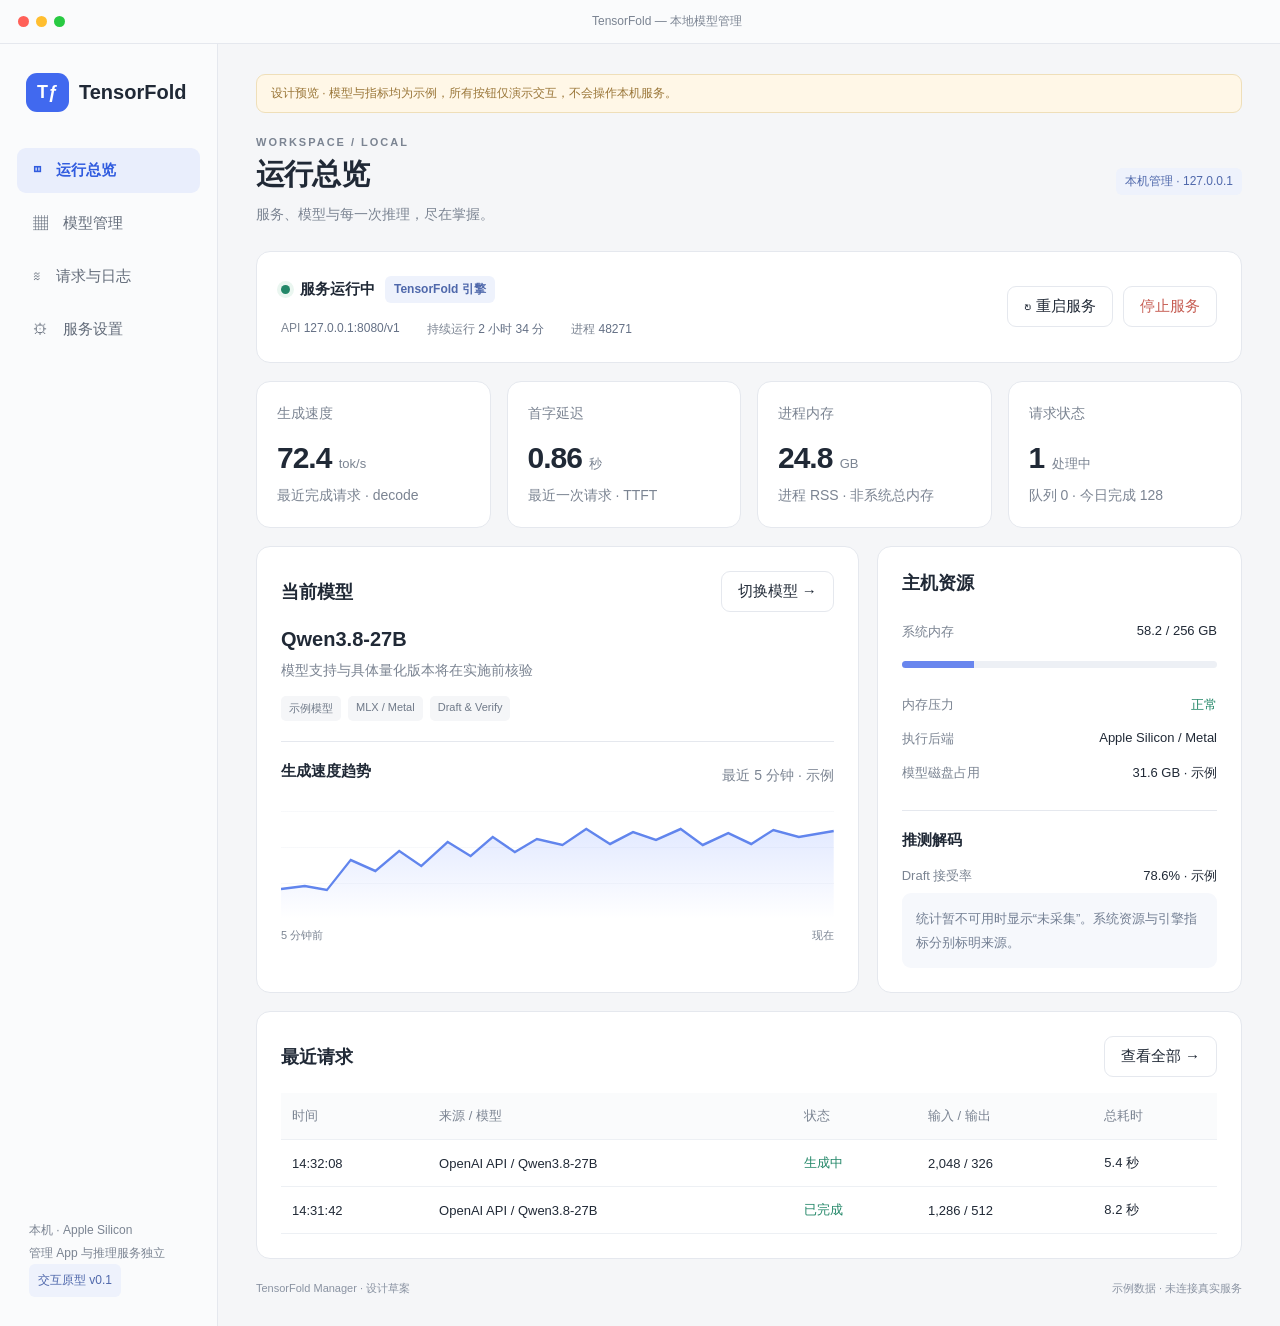
<file: prototype/index.html>
<!DOCTYPE html>
<html lang="zh-CN"><head><meta charset="utf-8"><meta name="viewport" content="width=device-width,initial-scale=1"><title>TensorFold · 管理 App 原型</title><style>
:root{--bg:#f5f6f8;--ink:#202936;--muted:#7b8492;--line:#e5e8ee;--blue:#4169ef;--green:#238768}*{box-sizing:border-box}body{margin:0;background:var(--bg);font:15px -apple-system,BlinkMacSystemFont,"PingFang SC",sans-serif;color:var(--ink)}button,input,select{font:inherit}button{cursor:pointer;border:1px solid var(--line);border-radius:9px;background:white;padding:10px 16px;color:var(--ink)}button:hover{border-color:var(--blue)}button.primary{background:var(--blue);border-color:var(--blue);color:white}button.danger{color:#c65c52}button:disabled{opacity:.45;cursor:default}.titlebar{height:44px;border-bottom:1px solid var(--line);background:#fafbfc;display:flex;align-items:center;padding:0 18px;gap:7px}.dot{width:11px;height:11px;border-radius:50%;background:#ff6058}.dot:nth-child(2){background:#ffbe2f}.dot:nth-child(3){background:#28ca42}.titlebar span:last-child{margin:auto;font-size:12px;color:var(--muted)}.shell{display:grid;grid-template-columns:218px 1fr;min-height:calc(100vh - 44px)}aside{padding:29px 17px;border-right:1px solid var(--line);background:#fafbfc;display:flex;flex-direction:column}.brand{display:flex;gap:10px;align-items:center;font-size:20px;font-weight:750;padding:0 9px 32px}.logo{background:var(--blue);color:white;border-radius:11px;padding:9px 11px;font-size:18px}.nav{border:0;background:none;text-align:left;margin:4px 0;padding:13px 16px;color:#626b79;display:flex;gap:13px}.nav.active{background:#e9eefc;color:#315cdf;font-weight:650}.sidefoot{margin-top:auto;padding:24px 12px 0;font-size:12px;color:var(--muted);line-height:1.9}main{padding:30px 38px;max-width:1560px;width:100%;margin:auto}.eyebrow{font-size:11px;letter-spacing:2px;color:var(--muted);font-weight:650}h1{font-size:29px;letter-spacing:-.8px;margin:7px 0 8px}h2{font-size:18px;margin:0}h3{font-size:15px;margin:0 0 9px}.sub{color:var(--muted);font-size:14px;line-height:1.7}.heading{display:flex;justify-content:space-between;align-items:center;margin-bottom:24px}.tag{display:inline-block;border-radius:6px;padding:5px 9px;background:#eef2fc;color:#4f68ab;font-size:12px}.demo{background:#fff7e7;border:1px solid #efdfb9;color:#9a7638;padding:10px 14px;border-radius:9px;font-size:12px;margin-bottom:23px}.card{background:white;border:1px solid var(--line);border-radius:14px;padding:24px}.service{display:flex;justify-content:space-between;align-items:center;gap:20px}.service-state{display:flex;align-items:center;gap:10px;font-weight:600}.led{height:9px;width:9px;border-radius:50%;background:var(--green);box-shadow:0 0 0 4px #eaf6f0}.led.off{background:#9ba4b2;box-shadow:0 0 0 4px #f0f2f5}.actions{display:flex;gap:10px}.details{display:flex;gap:27px;margin-top:18px;color:var(--muted);font-size:12px}.details strong{color:#647085;font-weight:500}.metrics{display:grid;grid-template-columns:repeat(4,1fr);gap:16px;margin:18px 0}.metric{padding:20px}.metric .value{font-size:30px;font-weight:650;letter-spacing:-1px;margin:15px 0 9px}.metric small{font-size:13px;color:var(--muted);letter-spacing:0;font-weight:400}.split{display:grid;grid-template-columns:1.65fr 1fr;gap:18px;margin-bottom:18px}.row{display:flex;justify-content:space-between;align-items:center;gap:12px}.rule{border-top:1px solid var(--line);margin:20px 0}.modelname{font-size:20px;font-weight:600;margin:16px 0 8px}.chips{display:flex;gap:7px;margin:13px 0}.chips span{background:#f5f6f8;color:#707a89;font-size:11px;padding:5px 8px;border-radius:5px}.pair{display:flex;justify-content:space-between;padding:8px 0;font-size:13px}.pair span:first-child{color:var(--muted)}.chart{height:110px;margin-top:19px;position:relative;background:repeating-linear-gradient(to top,transparent 0,transparent 35px,#f0f2f6 36px)}svg{width:100%;height:100%}.legend{display:flex;justify-content:space-between;color:var(--muted);font-size:11px;margin-top:9px}.bar{height:7px;border-radius:9px;background:#edf0f5;margin:12px 0 20px;overflow:hidden}.bar i{display:block;height:100%;background:#6986ee;width:23%}.table{width:100%;border-collapse:collapse;font-size:13px;margin-top:16px}.table th{color:var(--muted);font-weight:500;text-align:left;background:#fafbfc}.table td,.table th{padding:14px 11px;border-bottom:1px solid #edf0f4}.ok{color:var(--green)}.page{display:none}.page.active{display:block}.modelgrid{display:grid;grid-template-columns:1fr 1fr;gap:18px;margin-top:20px}.notice{padding:14px;border-radius:9px;background:#f6f8fc;color:#737f93;font-size:13px;line-height:1.8}.logs{background:#19212f;color:#b6c6db;border-radius:10px;padding:22px;font:12px/2 ui-monospace,monospace;margin-top:18px;min-height:260px;white-space:pre-wrap}.field{margin:20px 0}.field label{display:block;font-size:13px;margin-bottom:9px}.field input,.field select{width:100%;border:1px solid var(--line);border-radius:8px;padding:11px;background:#fff;color:#516075}footer{display:flex;justify-content:space-between;font-size:11px;color:#8a93a2;margin-top:22px}.overlay{position:fixed;inset:0;background:#18233755;display:none;align-items:center;justify-content:center;padding:20px}.dialog{width:470px;background:white;border-radius:17px;padding:29px;box-shadow:0 20px 90px #17233633}.dialog p{color:var(--muted);font-size:14px;line-height:1.8}.dialog .actions{justify-content:flex-end;margin-top:25px}#toast{position:fixed;bottom:25px;left:50%;transform:translateX(-50%);background:#25334a;color:white;border-radius:10px;padding:13px 22px;display:none;font-size:13px}@media(max-width:1050px){main{padding:25px}.shell{grid-template-columns:185px 1fr}.metrics{grid-template-columns:1fr 1fr}.split{grid-template-columns:1fr}.details{gap:14px;flex-wrap:wrap}}@media(max-width:700px){.shell{display:block}aside{flex-direction:row;padding:10px;overflow:auto}.brand,.sidefoot{display:none}.nav{white-space:nowrap}.modelgrid{grid-template-columns:1fr}.heading,.service{align-items:flex-start;flex-direction:column}.details{line-height:1.8}}
</style></head><body><div class="titlebar"><span class="dot"></span><span class="dot"></span><span class="dot"></span><span>TensorFold — 本地模型管理</span></div><div class="shell"><aside><div class="brand"><span class="logo">Tƒ</span>TensorFold</div><button class="nav active" data-page="overview">◫　运行总览</button><button class="nav" data-page="models">▦　模型管理</button><button class="nav" data-page="activity">≋　请求与日志</button><button class="nav" data-page="settings">⚙　服务设置</button><div class="sidefoot">本机 · Apple Silicon<br>管理 App 与推理服务独立<br><span class="tag">交互原型 v0.1</span></div></aside><main><div class="demo">设计预览 · 模型与指标均为示例，所有按钮仅演示交互，不会操作本机服务。</div>
<section class="page active" id="overview"><div class="heading"><div><div class="eyebrow">WORKSPACE / LOCAL</div><h1>运行总览</h1><div class="sub">服务、模型与每一次推理，尽在掌握。</div></div><span class="tag">本机管理 · 127.0.0.1</span></div><div class="card service"><div><div class="service-state"><i class="led"></i><span class="state">服务运行中</span><span class="tag">TensorFold 引擎</span></div><div class="details"><span>API <strong>127.0.0.1:8080/v1</strong></span><span>持续运行 <strong class="uptime">2 小时 34 分</strong></span><span>进程 <strong class="pid">48271</strong></span></div></div><div class="actions"><button onclick="promptAction('restart')">↻ 重启服务</button><button class="danger" id="toggle" onclick="toggleService()">停止服务</button></div></div><div class="metrics"><div class="card metric"><div class="sub">生成速度</div><div class="value"><span class="live">72.4</span> <small>tok/s</small></div><span class="sub">最近完成请求 · decode</span></div><div class="card metric"><div class="sub">首字延迟</div><div class="value"><span class="live">0.86</span> <small>秒</small></div><span class="sub">最近一次请求 · TTFT</span></div><div class="card metric"><div class="sub">进程内存</div><div class="value"><span class="live">24.8</span> <small>GB</small></div><span class="sub">进程 RSS · 非系统总内存</span></div><div class="card metric"><div class="sub">请求状态</div><div class="value"><span class="live">1</span> <small>处理中</small></div><span class="sub">队列 0 · 今日完成 128</span></div></div><div class="split"><div class="card"><div class="row"><h2>当前模型</h2><button onclick="go('models')">切换模型 →</button></div><div class="modelname current-model">Qwen3.8-27B</div><div class="sub">模型支持与具体量化版本将在实施前核验</div><div class="chips"><span>示例模型</span><span>MLX / Metal</span><span>Draft & Verify</span></div><div class="rule"></div><div class="row"><h3>生成速度趋势</h3><span class="sub">最近 5 分钟 · 示例</span></div><div class="chart"><svg viewBox="0 0 650 110" preserveAspectRatio="none"><defs><linearGradient id="g" x1="0" y1="0" x2="0" y2="1"><stop stop-color="#7093ff" stop-opacity=".20"/><stop offset="1" stop-color="#7093ff" stop-opacity="0"/></linearGradient></defs><path d="M0 80 L28 77 L54 81 L82 51 L111 62 L139 42 L165 57 L196 33 L223 47 L249 28 L275 43 L301 30 L331 36 L359 20 L387 35 L414 23 L441 31 L470 20 L496 36 L526 24 L553 35 L579 21 L609 28 L650 22 L650 110 L0 110Z" fill="url(#g)"/><path d="M0 80 L28 77 L54 81 L82 51 L111 62 L139 42 L165 57 L196 33 L223 47 L249 28 L275 43 L301 30 L331 36 L359 20 L387 35 L414 23 L441 31 L470 20 L496 36 L526 24 L553 35 L579 21 L609 28 L650 22" stroke="#6185ed" stroke-width="2.5" fill="none"/></svg></div><div class="legend"><span>5 分钟前</span><span>现在</span></div></div><div class="card"><h2>主机资源</h2><div class="pair" style="margin-top:20px"><span>系统内存</span><span>58.2 / 256 GB</span></div><div class="bar"><i></i></div><div class="pair"><span>内存压力</span><span class="ok">正常</span></div><div class="pair"><span>执行后端</span><span>Apple Silicon / Metal</span></div><div class="pair"><span>模型磁盘占用</span><span>31.6 GB · 示例</span></div><div class="rule"></div><h3>推测解码</h3><div class="pair"><span>Draft 接受率</span><span>78.6% · 示例</span></div><div class="notice">统计暂不可用时显示“未采集”。系统资源与引擎指标分别标明来源。</div></div></div><div class="card"><div class="row"><h2>最近请求</h2><button onclick="go('activity')">查看全部 →</button></div><table class="table"><thead><tr><th>时间</th><th>来源 / 模型</th><th>状态</th><th>输入 / 输出</th><th>总耗时</th></tr></thead><tbody><tr><td>14:32:08</td><td>OpenAI API / Qwen3.8-27B</td><td class="ok">生成中</td><td>2,048 / 326</td><td>5.4 秒</td></tr><tr><td>14:31:42</td><td>OpenAI API / Qwen3.8-27B</td><td class="ok">已完成</td><td>1,286 / 512</td><td>8.2 秒</td></tr></tbody></table></div></section>
<section class="page" id="models"><div class="heading"><div><div class="eyebrow">MODEL LIBRARY</div><h1>模型管理</h1><div class="sub">核验兼容性，选择模型，再加载到服务。</div></div><button onclick="toast('原型：选择本地模型目录；仅受支持格式可加载')">＋ 添加本地模型</button></div><div class="notice">首版聚焦本地受支持模型。模型列表不表示任意 Hugging Face 模型均兼容；在线下载另行确定。</div><div class="modelgrid"><div class="card"><div class="row"><h2>Qwen3.8-27B</h2><span class="tag">示例 · 当前模型</span></div><div class="chips"><span>MLX</span><span>兼容性待核验</span></div><div class="pair"><span>模型位置</span><span>~/Models/TensorFold/…</span></div><div class="pair"><span>加载状态</span><span class="model-status ok">已加载</span></div><div class="rule"></div><button onclick="switchModel('Qwen3.8-27B')">加载此模型</button></div><div class="card"><div class="row"><h2>Nemotron</h2><span class="tag">示例 · 候选模型</span></div><div class="chips"><span>具体 checkpoint 待核验</span></div><div class="pair"><span>模型位置</span><span>~/Models/TensorFold/…</span></div><div class="pair"><span>加载状态</span><span>未加载</span></div><div class="rule"></div><button class="primary" onclick="switchModel('Nemotron')">切换到此模型</button></div></div><div class="card" style="margin-top:18px"><h2>模型加载流程</h2><p class="sub">检查兼容性 → 处理在途请求 → 停止原进程 → 以新模型启动 → API 就绪</p><div class="notice">加载失败须显示具体原因及恢复入口。切换过程中的请求处理方式将用 grill-me 审核。</div></div></section>
<section class="page" id="activity"><div class="heading"><div><div class="eyebrow">OBSERVABILITY</div><h1>请求与日志</h1><div class="sub">定位延迟、失败和服务启动问题。</div></div><button onclick="toast('原型：导出脱敏诊断日志')">导出诊断</button></div><div class="card"><div class="row"><h2>请求详情</h2><span class="tag">示例 req_a42c</span></div><div class="metrics"><div><div class="sub">输入 tokens</div><h1>2,048</h1></div><div><div class="sub">输出 tokens</div><h1>326</h1></div><div><div class="sub">Prefill</div><h1>待采集</h1></div><div><div class="sub">总耗时</div><h1>5.4 秒</h1></div></div><div class="notice">默认仅保留请求元数据，提示词和回复正文的记录策略需单独确定。</div></div><div class="card" style="margin-top:18px"><div class="row"><h2>服务日志</h2><select aria-label="日志等级" onchange="toast('原型：已切换日志过滤条件')"><option>全部等级</option><option>错误</option><option>警告</option></select></div><div class="logs">14:29:34  INFO   [demo] Starting local inference worker
14:29:35  INFO   [demo] Loading model: Qwen3.8-27B
14:29:48  INFO   [demo] API ready on 127.0.0.1:8080
14:31:42  INFO   [demo] Request completed · 512 tokens
14:32:08  INFO   [demo] Request streaming
</div><button style="margin-top:14px" onclick="showError()">预览启动失败状态</button></div></section>
<section class="page" id="settings"><div class="heading"><div><div class="eyebrow">PREFERENCES</div><h1>服务设置</h1><div class="sub">管理启动参数与 App 行为。</div></div><button class="primary" onclick="toast('原型：设置已保存；实际生效状态将在实现中读回')">保存设置</button></div><div class="split"><div class="card"><h2>推理服务</h2><div class="field"><label>API 监听地址</label><input value="127.0.0.1" readonly></div><div class="field"><label>API 端口</label><input value="8080" type="number"></div><div class="field"><label>启动模型</label><select><option>上次成功加载的模型</option><option>每次手动选择</option></select></div><div class="notice">影响运行中服务的配置，保存后标记“待重启生效”。不允许保存按钮掩盖实际运行状态。</div></div><div class="card"><h2>App 行为与引擎升级</h2><div class="field"><label>关闭窗口时</label><select><option>隐藏窗口，服务继续运行（建议）</option><option>停止服务并退出</option></select></div><div class="field"><label>打开 App 时</label><select><option>显示总览，手动启动服务</option><option>自动启动上次模型</option></select></div><div class="field"><label>引擎版本策略</label><select><option>检查更新，验证兼容后手动升级（建议）</option></select></div><div class="notice">管理 App 与引擎独立版本。升级前能力探测与冒烟验证，失败保留旧版本回退入口。</div><div class="field"><label>日志记录</label><select><option>仅请求元数据和引擎日志</option></select></div><div class="notice">退出 App 与关闭窗口分开处理；退出时仍有请求，需展示处理选择。</div></div></div></section><footer><span>TensorFold Manager · 设计草案</span><span>示例数据 · 未连接真实服务</span></footer></main></div><div class="overlay" id="overlay"><div class="dialog"><h2 id="dialog-title"></h2><p id="dialog-body"></p><div class="actions"><button onclick="hideDialog()">取消</button><button class="primary" id="confirm">确认</button></div></div></div><div id="toast"></div><script>
let running=true,current='Qwen3.8-27B',timer;const $=s=>document.querySelector(s);function go(id){document.querySelectorAll('.page').forEach(e=>e.classList.toggle('active',e.id===id));document.querySelectorAll('.nav').forEach(e=>e.classList.toggle('active',e.dataset.page===id));}document.querySelectorAll('.nav').forEach(e=>e.onclick=()=>go(e.dataset.page));function toast(t){$('#toast').textContent=t;$('#toast').style.display='block';clearTimeout(timer);timer=setTimeout(()=>$('#toast').style.display='none',3500)}function hideDialog(){$('#overlay').style.display='none'}function dialog(title,body,label,fn){$('#dialog-title').textContent=title;$('#dialog-body').textContent=body;$('#confirm').textContent=label;$('#confirm').onclick=()=>{hideDialog();fn()};$('#overlay').style.display='flex'}function render(){ $('.state').textContent=running?'服务运行中':'服务已停止';$('.led').classList.toggle('off',!running);$('#toggle').textContent=running?'停止服务':'启动服务';$('.uptime').textContent=running?'2 小时 34 分':'—';$('.pid').textContent=running?'48271':'—';document.querySelectorAll('.live').forEach((e,i)=>e.textContent=running?['72.4','0.86','24.8','1'][i]:'—');$('.model-status').textContent=running&&current==='Qwen3.8-27B'?'已加载':'未加载';document.querySelector('.table tbody tr:first-child td:nth-child(3)').textContent=running?'生成中':'已完成';document.querySelectorAll('.table tbody tr td:nth-child(2)').forEach(e=>e.textContent='OpenAI API / '+current);}function toggleService(){if(!running){running=true;render();toast('演示：模型加载完成，服务已就绪');return}promptAction('stop')}function promptAction(a){dialog(a==='stop'?'停止推理服务？':'重启推理服务？','示例：当前有 1 个在途请求。建议先停止接收新请求，待当前请求结束后执行；真实行为待审核确认。',a==='stop'?'等待完成后停止':'等待完成后重启',()=>{if(a==='stop')running=false;render();toast(a==='stop'?'演示：服务已停止，管理界面仍可用':'演示：服务已重启')})}function switchModel(name){dialog('切换到 '+name+'？','示例：切换期间 API 暂不可用。先完成当前请求，再停止原进程，以新模型重启服务；失败恢复规则待审核确认。','开始切换',()=>{current=name;running=true;$('.current-model').textContent=name;render();go('overview');toast('演示：模型切换完成')})}function showError(){dialog('服务启动失败','示例错误：端口 8080 已被占用。可更换端口，或检查占用进程；管理 App 保持打开以便恢复。','查看服务设置',()=>go('settings'))}
</script></body></html>
</file>
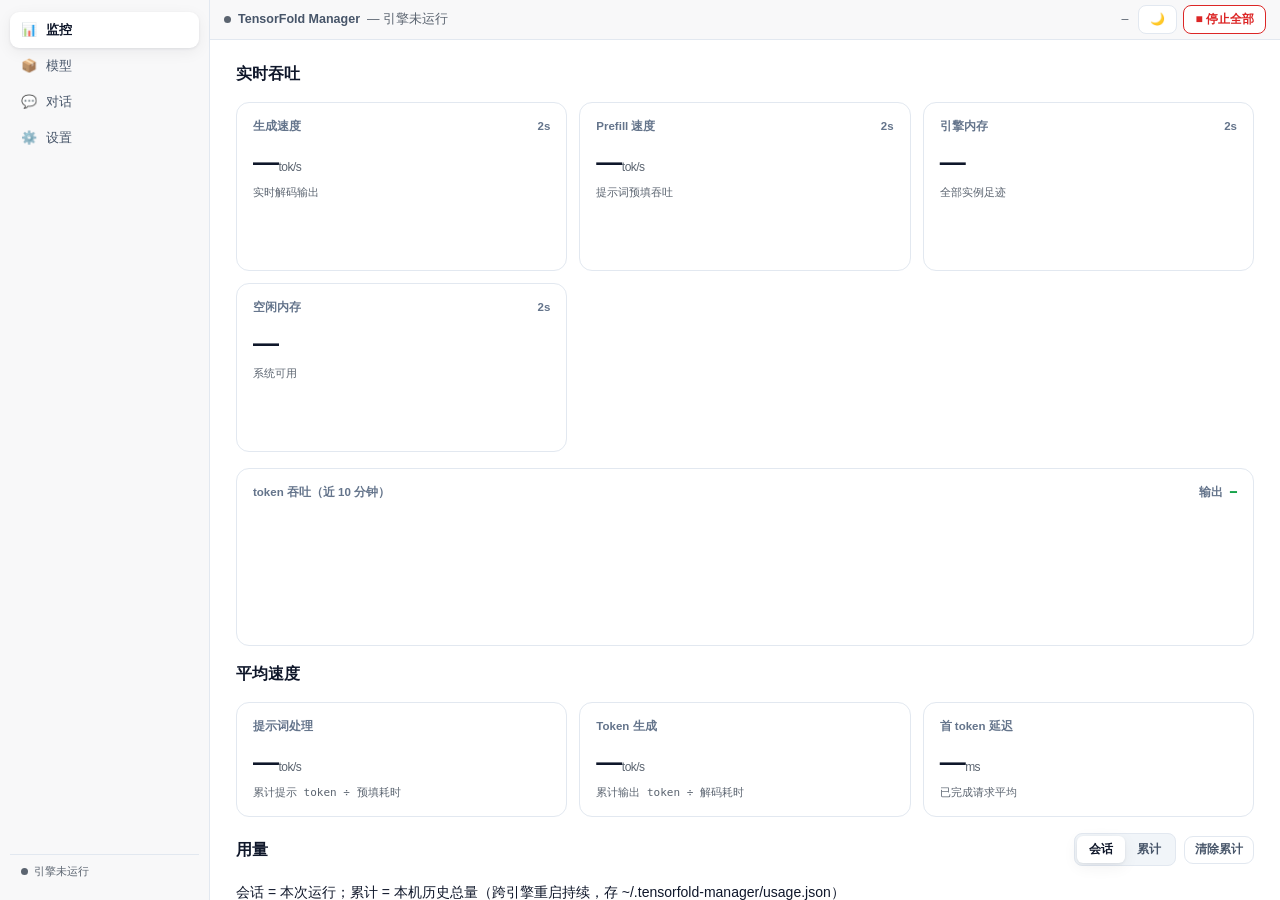
<file: ui/index.html>
<!DOCTYPE html>
<html lang="zh" data-theme="light">
<head>
<meta charset="UTF-8">
<meta name="viewport" content="width=device-width, initial-scale=1.0">
<title>TensorFold Manager</title>
<link rel="stylesheet" href="style.css">
</head>
<body>
<div class="app">
  <div class="side">
    <button class="nav-item on" data-page="metrics"><span class="ni">📊</span>监控</button>
    <button class="nav-item" data-page="models"><span class="ni">📦</span>模型<span class="nbadge" id="nav-dl-badge" style="display:none">0</span></button>
    <button class="nav-item" data-page="chat"><span class="ni">💬</span>对话</button>
    <button class="nav-item" data-page="settings"><span class="ni">⚙️</span>设置</button>
    <div class="sp"></div>
    <div class="foot"><span class="dot off" id="side-dot"></span><span id="side-status">引擎未运行</span></div>
  </div>
  <div class="main">

    <div class="topbar">
      <span class="wt"><span class="dot off" id="win-dot"></span>TensorFold Manager <span style="color:var(--ink4);font-weight:400" id="win-status">— 引擎未运行</span></span>
      <span class="ver" id="win-ver">—<span class="vtip" id="win-vtip"></span></span>
      <div class="tb-btns">
        <button class="tbtn" id="win-theme">🌙</button>
        <button class="tbtn stop" id="win-power" onclick="stopAll()">■ 停止全部</button>
      </div>
    </div>

    <!-- 监控页（第一页，用户 2026-10-08 定序）：完整块在下方 -->
    <div class="page" id="page-models">
      <div class="pg">
        <h3>官方支持模型</h3>
        <div class="mcards" id="mcards"></div>
        <h3>本机 HF 缓存</h3>
        <div class="plist" id="cache-list"></div>
      </div>
    </div>

    <!-- 对话页 -->
    <div class="page" id="page-chat">
      <div class="conv-col">
        <div class="conv-head"><button class="newchat" id="btn-newchat">＋ 新对话</button></div>
        <div class="convs" id="convs"></div>
      </div>
      <div class="chat-col">
        <div class="chat-top">
          <select id="chat-model" class="model-select"></select>
          <span class="chip" id="chat-ctx">ctx —</span>
        </div>
        <div class="chat-body" id="chat-body"></div>
        <div class="chat-input">
          <div class="cin-box">
            <textarea id="chat-text" rows="2" placeholder="问点什么…（⏎ 发送 · ⇧⏎ 换行）"></textarea>
            <div class="cin-bar">
              <span class="mini-chip">⚡ 流式</span>
              <button class="send" id="btn-send">↑</button>
            </div>
          </div>
        </div>
      </div>
    </div>

    <!-- 监控页（第一页） -->
    <div class="page on" id="page-metrics">
      <div class="pg">
        <h3>实时吞吐</h3>
        <div class="mgrid">
          <div class="stat"><div class="lb">生成速度<span>2s</span></div><div class="v" id="st-tps">—<small>tok/s</small></div><div class="sub" id="st-tps-sub">实时解码输出</div><div class="bars" id="bars-tps"></div></div>
          <div class="stat"><div class="lb">Prefill 速度<span>2s</span></div><div class="v" id="st-prefill">—<small>tok/s</small></div><div class="sub" id="st-prefill-sub">提示词预填吞吐</div></div>
          <div class="stat"><div class="lb">引擎内存<span>2s</span></div><div class="v" id="st-mem">—</div><div class="sub" id="st-mem-sub">全部实例足迹</div><div class="bars" id="bars-mem"></div></div>
          <div class="stat"><div class="lb">空闲内存<span>2s</span></div><div class="v" id="st-free">—</div><div class="sub" id="st-free-sub">系统可用</div><div class="bars" id="bars-free"></div></div>
        </div>
        <div class="chartbox">
          <div class="lb"><span>token 吞吐（近 10 分钟）</span><span style="font-family:ui-monospace,monospace">输出 <span style="color:var(--ok)">━</span></span></div>
          <div class="chartwrap">
            <svg id="chart-tps" viewBox="0 0 520 110" preserveAspectRatio="none"></svg>
            <div class="chart-empty" id="chart-tps-empty">暂无吞吐数据</div>
          </div>
        </div>
        <h3>平均速度</h3>
        <div class="mgrid">
          <div class="stat"><div class="lb">提示词处理</div><div class="v" id="st-pre-avg">—<small>tok/s</small></div><div class="sub">累计提示 token ÷ 预填耗时</div></div>
          <div class="stat"><div class="lb">Token 生成</div><div class="v" id="st-gen-avg">—<small>tok/s</small></div><div class="sub">累计输出 token ÷ 解码耗时</div></div>
          <div class="stat"><div class="lb">首 token 延迟</div><div class="v" id="st-ttft">—<small>ms</small></div><div class="sub">已完成请求平均</div></div>
        </div>
        <h3>用量<span class="hact">
          <span class="seg2" id="st-usage-mode">
            <button class="on" data-mode="session" onclick="setUsageMode('session')">会话</button>
            <button data-mode="cumulative" onclick="setUsageMode('cumulative')">累计</button>
          </span>
          <button class="mbtn" id="st-usage-clear" onclick="clearUsage()">清除累计</button>
        </span></h3>
        <div class="hint2" id="st-usage-note">会话 = 本次运行；累计 = 本机历史总量（跨引擎重启持续，存 ~/.tensorfold-manager/usage.json）</div>
        <div class="kv">
          <div class="stat"><div class="lb">请求数</div><div class="v" id="st-reqs-done">—</div><div class="sub" id="st-reqs-sub">已完成请求</div></div>
          <div class="stat"><div class="lb">Token 总数</div><div class="v" id="st-tok-all">—</div><div class="sub">提示 + 输出</div></div>
          <div class="stat"><div class="lb">提示 Token</div><div class="v" id="st-tok-prompt">—</div><div class="sub" id="st-tok-prompt-sub">prefill 累计</div></div>
          <div class="stat"><div class="lb">输出 Token</div><div class="v" id="st-tok-gen">—</div><div class="sub">decode 累计</div></div>
          <div class="stat"><div class="lb">KV 缓存驻留</div><div class="v" id="st-tok-cached">—</div><div class="sub" id="st-tok-cached-sub">KV 池占用（估算）</div></div>
          <div class="stat"><div class="lb">KV 缓存占用</div><div class="v" id="st-kv">—</div><div class="sub" id="st-kv-sub">各池最大值</div></div>
          <div class="stat"><div class="lb">请求队列</div><div class="v" id="st-req">—</div><div class="sub" id="st-req-sub">活跃 · 排队</div></div>
          <div class="stat"><div class="lb">MTP 接受率</div><div class="v" id="st-mtp">—</div><div class="sub">草稿采纳</div></div>
          <div class="stat"><div class="lb">运行实例</div><div class="v" id="st-inst">0</div><div class="sub" id="st-inst-sub">多实例并行</div></div>
        </div>
        <div class="utbl" id="st-usage-models"></div>
        <h3>本机性能</h3>
        <div class="mgrid">
          <div class="stat"><div class="lb">CPU<span>1s</span></div><div class="v" id="st-cpu">—<small>%</small></div><div class="sub" id="st-cpu-sub">整机占用</div><div class="coregrid" id="cores-cpu"></div></div>
          <div class="stat"><div class="lb">GPU<span>1s</span></div><div class="v" id="st-gpu">—<small>%</small></div><div class="sub" id="st-gpu-sub">整卡利用率</div><div class="bars" id="bars-gpu"></div></div>
          <div class="stat"><div class="lb">内存</div><div class="v" id="st-hostmem">—</div><div class="sub" id="st-hostmem-sub">已用 / 总量</div></div>
        </div>
        <div class="plist">
          <div class="pitem"><span style="color:var(--ink3);font-size:12.5px">CPU 核心</span><span class="right" id="host-cpu-cores">—</span></div>
          <div class="pitem"><span style="color:var(--ink3);font-size:12.5px">GPU 核心</span><span class="right" id="host-gpu-cores">—</span></div>
          <div class="pitem"><span style="color:var(--ink3);font-size:12.5px">系统负载</span><span class="right" id="host-load">—</span></div>
          <div class="pitem"><span style="color:var(--ink3);font-size:12.5px">软件版本</span><span class="right" id="host-versions">—</span></div>
          <div class="pitem"><span style="color:var(--ink3);font-size:12.5px">冷热缓存</span><span class="right" id="host-cache-tier">—</span></div>
          <div class="pitem"><span style="color:var(--ink3);font-size:12.5px">监听范围</span><span class="right" id="host-listen">—</span></div>
        </div>
        <div class="plist" id="inst-list"></div>
      </div>
    </div>

    <!-- 设置页 -->
    <div class="page" id="page-settings">
      <div class="pg">
        <h3>引擎</h3>
        <div class="plist">
          <div class="setrow"><div class="sl"><b>端口分配</b><span>多实例并行 · 从 8080 起自动分配空闲端口（模型设置可显式指定）</span></div><span class="field">8080 +自动</span></div>
          <div class="setrow"><div class="sl"><b>监听范围</b><span id="listen-sub">仅本机：只有这台 Mac 上的应用能连（绑定 127.0.0.1）</span></div>
            <span class="seg2" id="set-listen">
              <button class="on" data-listen="local" onclick="setListen('local')">仅本机</button>
              <button data-listen="lan" onclick="setListen('lan')">局域网</button>
            </span></div>
          <div class="setrow"><div class="sl"><b>接口地址</b><span id="listen-addr">—</span></div>
            <button class="mbtn" id="btn-listen-restart" style="display:none">重启实例生效</button></div>
          <div class="setrow"><div class="sl"><b>默认上下文长度</b><span>--context · 新建/加载模型时的初始值，可在模型设置里单独覆盖</span></div>
            <select class="field sel" id="set-ctx-preset" onchange="applyCtxPreset('set-ctx','set-ctx-preset')"></select>
            <input class="field num" id="set-ctx" type="number" value="32768"></div>
          <div class="setrow"><div class="sl"><b>并发上限</b><span>--parallel · 同时处理的请求数，超出排队</span></div><input class="field num" id="set-parallel" type="number" value="4"></div>
          <div class="setrow"><div class="sl"><b>Prompt 缓存容量</b><span>--prompt-cache-gib · 跨请求前缀缓存，256G 内存可给大</span></div><input class="field num" id="set-pcache" type="number" value="16"></div>
          <div class="setrow"><div class="sl"><b>启动时自动拉起引擎</b><span>开机后免手动，菜单栏图标变绿即可用</span></div><span class="switch" id="set-autostart"></span></div>
        </div>
        <h3>模型目录</h3>
        <div class="plist" id="scan-roots"></div>
        <div class="plist" style="margin-top:9px">
          <div class="setrow"><div class="sl"><b>添加自定义目录</b><span>再扫一份模型权重（子目录里有 config.json 即识别）；HF 缓存与 oMLX / MTPLX / LM Studio 已内置</span></div>
            <input class="field path" id="scan-path" type="text" placeholder="/path/to/models">
            <button class="mbtn" id="btn-pickdir">选择…</button>
            <button class="mbtn pri" id="btn-adddir">添加</button></div>
        </div>
        <h3>更新</h3>
        <div class="plist">
          <div class="setrow"><div class="sl"><b>自动检查更新</b><span>每天各查一次 GitHub：引擎源 ashhart/TensorFold · App 源本仓库 Releases</span></div><span class="switch on" id="set-updcheck"></span></div>
          <div class="setrow"><div class="sl"><b>当前版本</b><span id="ver-sub">App — · 引擎 —</span></div><button class="mbtn" id="btn-updcheck">检查更新 ▸</button></div>
          <div class="setrow" id="upd-row"><div class="sl"><b id="upd-title">更新状态</b><span id="upd-detail">还没检查过 — 点右侧「检查更新」</span></div><button class="mbtn pri" id="btn-updapply" style="display:none">升级</button></div>
        </div>
        <h3>应用</h3>
        <div class="plist">
          <div class="setrow"><div class="sl"><b>菜单栏常驻</b><span>显示 token 速度，点开可启停引擎</span></div><span class="switch on" id="set-menubar"></span></div>
          <div class="setrow"><div class="sl"><b>关闭主窗口时最小化到菜单栏</b><span>而不是退出应用</span></div><span class="switch on" id="set-close2mb"></span></div>
          <div class="setrow"><div class="sl"><b>主题</b><span>浅色 / 深色</span></div><button class="mbtn" id="btn-theme2">切换主题</button></div>
        </div>
        <h3>本地</h3>
        <div class="plist">
          <div class="setrow"><div class="sl"><b>HF 缓存目录</b><span id="hf-sub">~/.cache/huggingface/hub</span></div><button class="mbtn" id="btn-openhf">打开 ▸</button></div>
          <div class="setrow"><div class="sl"><b>API 端点</b><span>复制给其他应用接 OpenAI 兼容接口</span></div><button class="mbtn" id="btn-copyapi">http://127.0.0.1:—/v1 ⧉</button></div>
          <div class="setrow"><div class="sl"><b>代理</b><span>引擎子进程自动清除 PROXY 变量并设 NO_PROXY=127.0.0.1</span></div><span class="field">已内置</span></div>
        </div>
      </div>
    </div>

  </div>

  <!-- 应用内确认框：壳层 WKWebView 的 confirm() 默认恒返 false（见 app.js 顶部说明），
       危险操作一律走这里，保证「点了有弹窗、确认才执行」。 -->
  <div class="overlay" id="cf-overlay">
    <div class="cfm">
      <div class="cfh"><b id="cf-title">确认</b></div>
      <div class="cfb" id="cf-body">—</div>
      <div class="cff">
        <button class="mbtn" id="cf-no">取消</button>
        <button class="mbtn pri" id="cf-yes">确定</button>
      </div>
    </div>
  </div>

  <div class="overlay" id="ms-overlay" onclick="if(event.target===this)closeSettings()">
    <div class="modal">
      <div class="mh"><b id="ms-title">模型设置</b><button class="x" onclick="closeSettings()">✕</button></div>
      <div class="mb2">
        <div class="seg2">
          <button class="on" onclick="msTab(this,'basic')">基础</button>
          <button onclick="msTab(this,'adv')">高级</button>
        </div>
        <div id="ms-basic">
          <div class="attrs" id="ms-attrs"></div>
          <div class="accelbox" id="ms-accel" style="display:none"></div>
          <div class="frow"><label>上下文长度<div class="hint2" id="ms-ctx-hint">--context · 输入上限</div></label>
            <select id="ms-ctx-preset" class="sel" onchange="applyCtxPreset('ms-context','ms-ctx-preset')"></select>
            <input id="ms-context" type="number" value="32768"></div>
          <div class="frow"><label>最大输出<div class="hint2" id="ms-maxtok-hint">--max-tokens · 输出上限</div></label><input id="ms-maxtok" type="number" value="4096"></div>
          <div class="frow"><label>温度<div class="hint2">--temperature</div></label><input id="ms-temp" type="number" step="0.05" placeholder="引擎默认"></div>
          <div class="frow"><label>Top-P / Top-K<div class="hint2">--top-p / --top-k</div></label><input id="ms-topp" type="number" step="0.01" placeholder="引擎默认"></div>
          <div class="frow"><label>思考模式<div class="hint2">--thinking / --no-thinking</div></label><span class="switch" id="ms-thinking" onclick="toggleSwitch(this)"></span></div>
          <div class="frow"><label>推理强度<div class="hint2">--reasoning-effort</div></label><select id="ms-effort"><option value="">默认</option><option>low</option><option>medium</option><option>high</option><option>xhigh</option></select></div>
        </div>
        <div id="ms-adv" style="display:none">
          <div class="frow"><label>并发上限<div class="hint2">--parallel</div></label><input id="ms-parallel" type="number" placeholder="用全局设置"></div>
          <div class="frow"><label>服务端口<div class="hint2">--port · 留空自动分配</div></label><input id="ms-port" type="number" placeholder="自动"></div>
          <div class="frow"><label>MTP 草稿数<div class="hint2">--mtp-drafts（0=关推测解码）</div></label><input id="ms-mtpd" type="number" placeholder="引擎默认"></div>
          <div class="frow"><label>MTP 置信阈值<div class="hint2">--mtp-confidence</div></label><input id="ms-mtpc" type="number" step="0.05" placeholder="引擎默认"></div>
          <div class="frow"><label>KV 精度<div class="hint2">--kv-dtype · int8/int4 省内存</div></label><select id="ms-kvdt"><option value="">默认(bf16)</option><option>int8</option><option>int4</option></select></div>
          <div class="frow"><label>Prompt 缓存<div class="hint2">--prompt-cache-gib</div></label><input id="ms-pcache" type="number" placeholder="用全局设置"></div>
          <div class="frow"><label>视觉输入<div class="hint2">--vision · 需模型支持</div></label><span class="switch" id="ms-vision" onclick="toggleSwitch(this)"></span></div>
          <div class="frow"><label>后端<div class="hint2">--backend</div></label><select id="ms-backend"><option value="">auto</option><option>mlx</option></select></div>
        </div>
      </div>
      <div class="mf">
        <button class="mbtn" id="ms-recommend">模型默认</button>
        <button class="mbtn" id="ms-reset">恢复默认</button>
        <button class="mbtn" onclick="closeSettings()">取消</button>
        <button class="mbtn pri" id="ms-save">保存并重启引擎</button>
      </div>
    </div>
  </div>
</div>
<script src="vendor/marked.umd.js"></script>
<script src="vendor/marked-highlight.umd.js"></script>
<script src="vendor/highlight.min.js"></script>
<script src="vendor/purify.min.js"></script>
<!-- 开发/评审开关：index.html?mock=1 时先装假桥（ui/mock_bridge.js），浏览器里直接点着看，
     不需要起 App。真壳（WKWebView）与打包版不带这个查询串，走的仍是原生桥，互不影响。 -->
<script>if (new URLSearchParams(location.search).get('mock') === '1') document.write('<script src="mock_bridge.js"><\/script>');</script>
<script src="app.js"></script>
</body>
</html>
</file>
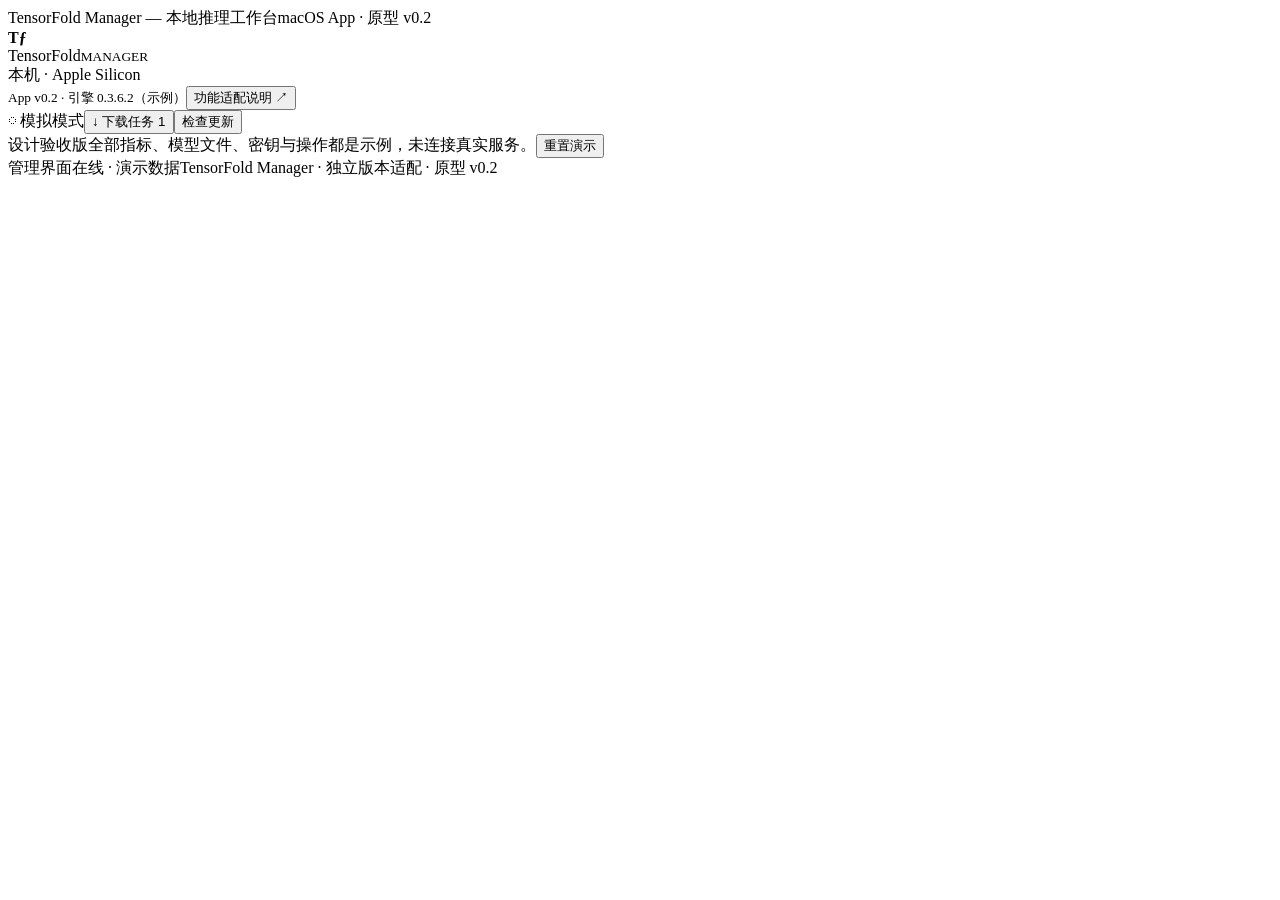
<file: prototype/shell.html>
<!DOCTYPE html>
<html lang="zh-CN"><head><meta charset="utf-8"><meta name="viewport" content="width=device-width,initial-scale=1"><title>TensorFold Manager · 完整工作台原型</title><style>/*STYLE*/</style></head>
<body><div class="tf-titlebar"><div class="tf-lights"><i></i><i></i><i></i></div><span>TensorFold Manager — 本地推理工作台</span><span class="tf-title-meta">macOS App · 原型 v0.2</span></div>
<div class="tf-layout"><aside><div class="tf-brand"><b>Tƒ</b><div>TensorFold<small>MANAGER</small></div></div><nav id="navigation"></nav><div class="tf-side-bottom"><div><i class="tf-led"></i> 本机 · Apple Silicon</div><small>App v0.2 · 引擎 0.3.6.2（示例）</small><button data-action="goto" data-value="capabilities">功能适配说明 ↗</button></div></aside>
<div class="tf-workspace"><header><div id="breadcrumbs"></div><div class="tf-header-right"><span class="tf-simulation">◌ 模拟模式</span><button data-action="goto" data-value="downloads">↓ 下载任务 <span id="task-count">1</span></button><button data-action="goto" data-value="updates">检查更新</button></div></header><main><div class="tf-demo"><span>设计验收版</span>全部指标、模型文件、密钥与操作都是示例，未连接真实服务。<button data-action="reset">重置演示</button></div><div id="page"></div></main><footer><span id="footer-state">管理界面在线 · 演示数据</span><span>TensorFold Manager · 独立版本适配 · 原型 v0.2</span></footer></div></div>
<div class="tf-overlay" id="modal" hidden><div class="tf-dialog" role="dialog" aria-modal="true" aria-labelledby="modal-title"><div class="tf-row"><h2 id="modal-title"></h2><button data-action="dismiss" aria-label="关闭弹窗">×</button></div><div id="modal-body"></div><div class="tf-dialog-actions" id="modal-actions"></div></div></div><div id="toast" role="status" hidden></div><script>/*SCRIPT*/</script></body></html>
</file>
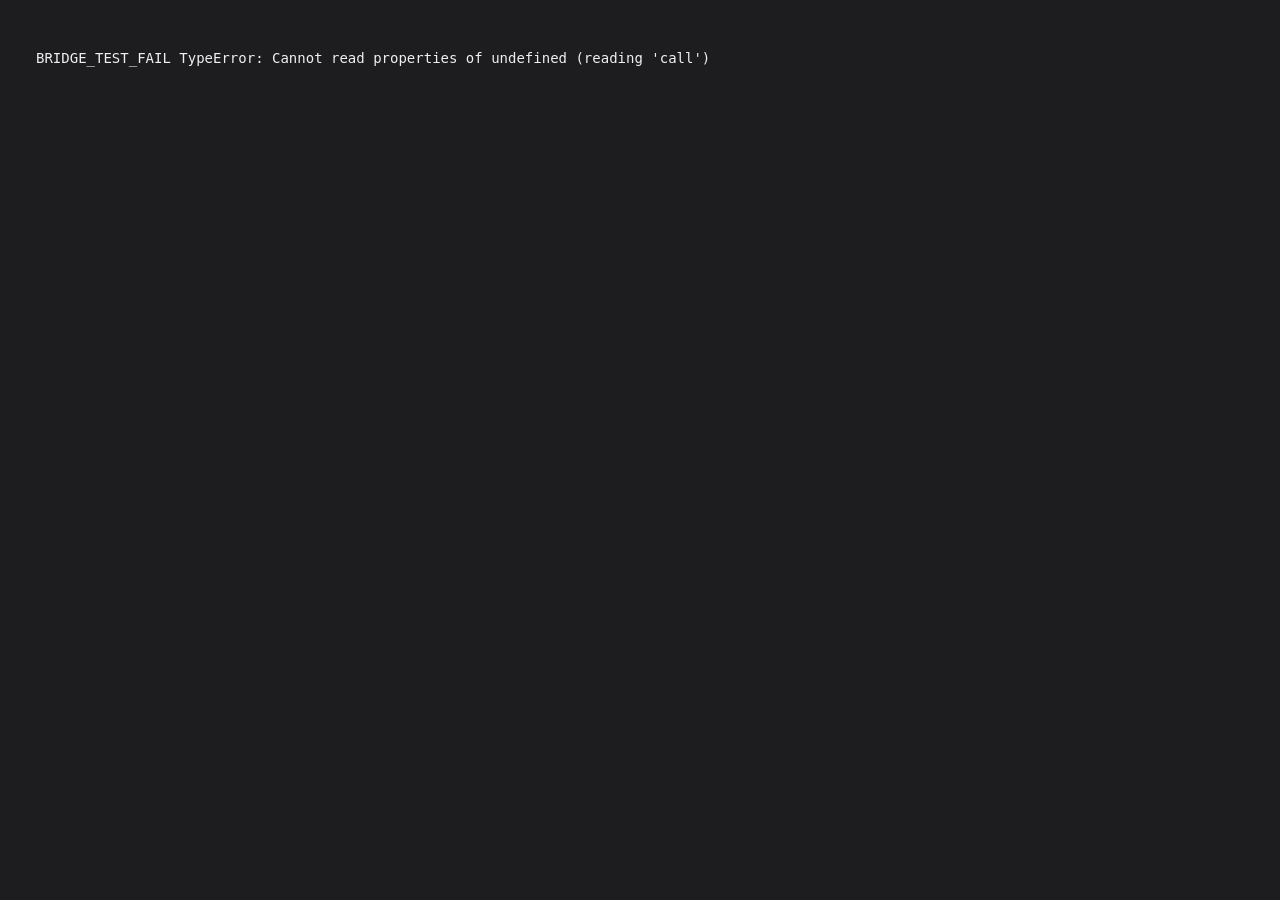
<file: ui/bridge_test.html>
<!DOCTYPE html>
<html lang="zh">
<head><meta charset="utf-8"><title>bridge test</title></head>
<body style="font:14px -apple-system;background:#1d1d20;color:#efefef;padding:2em">
<pre id="out">waiting…</pre>
<script>
async function main() {
  const out = [];
  const log = (t) => { out.push(t); document.getElementById('out').textContent = out.join('\n'); console.log(t); };
  try {
    const s = await window.bridge.call('settings', {});
    log('SETTINGS ' + JSON.stringify(s));
    const ov = await window.bridge.call('overview', {});
    log('OVERVIEW instances=' + JSON.stringify(ov.instances) + ' proxy_port=' + ov.proxy_port);
    const fam = await window.bridge.call('families', {});
    log('FAMILIES n=' + fam.length);
    log('BRIDGE_TEST_OK');
  } catch (e) {
    log('BRIDGE_TEST_FAIL ' + e);
  }
}
main();
</script>
</body>
</html>
</file>
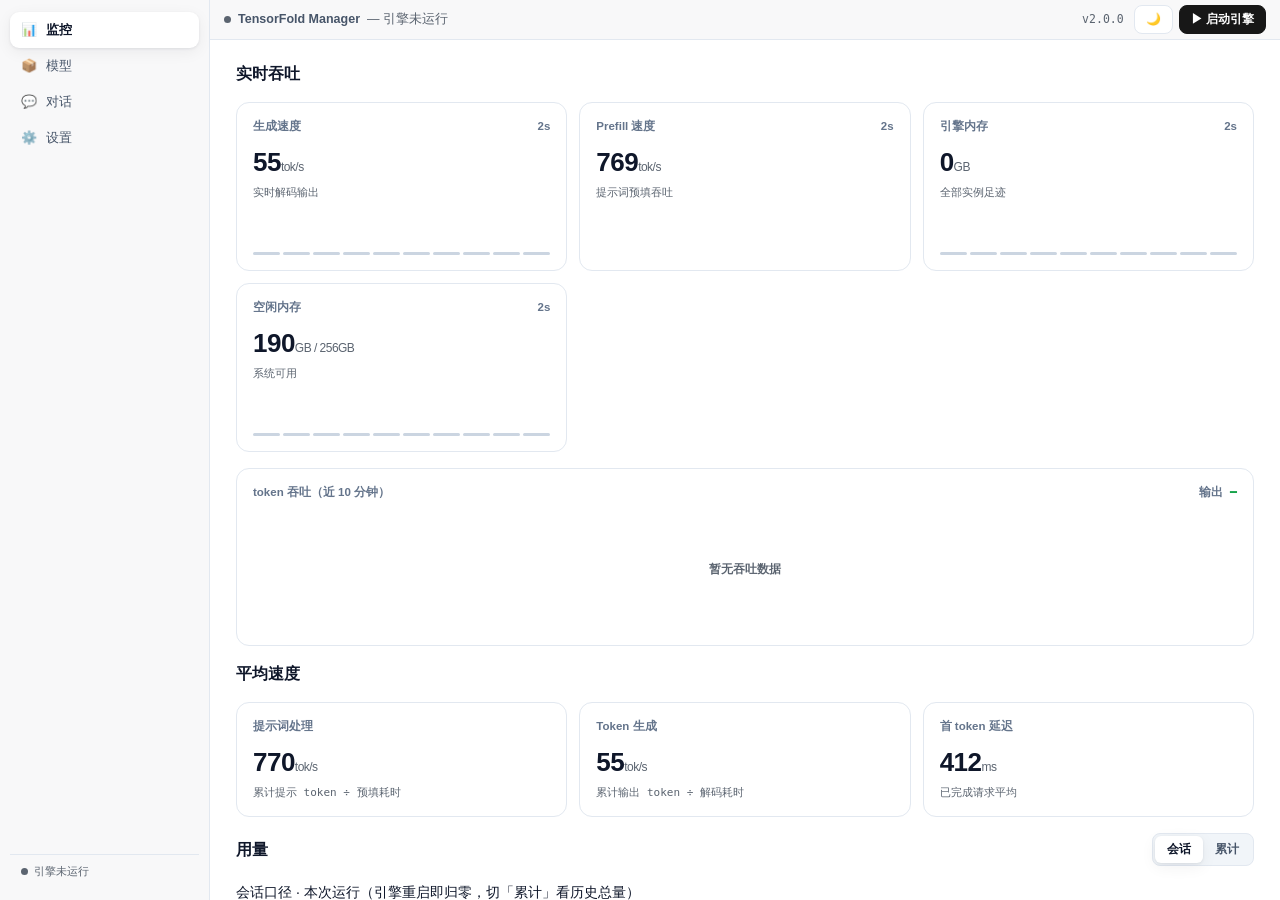
<file: ui/preview.html>
<!doctype html>
<html lang="zh-CN">
<meta charset="utf-8">
<title>TensorFold Manager — 界面预览（假数据）</title>
<!--
  评审用的静态预览入口：跳到 index.html?mock=1，由 ui/mock_bridge.js 注入假数据，
  在这台机器上模拟「草稿模型已下载 + 一份辅助模型在 HF 缓存」的真实形态。
  只是为了让界面改动能在浏览器里点着看，不影响打包版与真壳。
-->
<script>location.replace('index.html?mock=1');</script>
<p style="font:14px -apple-system,PingFang SC,sans-serif;padding:24px">
  正在打开预览…（若没跳转，直接打开 <a href="index.html?mock=1">index.html?mock=1</a>）
</p>
</html>
</file>
<file: ui/style.css>
/* ============ 设计令牌（深浅两套，全部 var() 引用） ============ */
:root{
  --bg:#ffffff; --bg2:#f8fafc; --bg3:#f1f5f9; --side:#f8f8f9;
  --ink:#0f172a; --ink2:#475569; --ink3:#64748b; --ink4:#5b6470;
  --line:#e2e8f0; --line2:#cbd5e1;
  --code-bg:#f3f4f6;
  --btn:#171717; --btn-hover:#27272a; --btn-ink:#ffffff;
  --danger:#dc2626; --danger-bg:rgba(220,38,38,.08);
  --ok:#16a34a; --ok-bg:rgba(22,163,74,.1);
  --warn:#d97706; --info:#3b82f6;
  --pill:#f1f5f9; --pill-active:#ffffff;
  --shadow:0 1px 3px rgba(15,23,42,.08),0 4px 16px rgba(15,23,42,.06);
  --run-bg:#dcf3e3; --run-ink:#166534; --dl-ink:#1d4ed8; --nbadge-bg:#1d4ed8;
  --shadow-lg:0 8px 40px rgba(15,23,42,.18);
}
[data-theme="dark"]{
  --bg:#1d1d20; --bg2:#252529; --bg3:#2d2d32; --side:#212124;
  --ink:#efefef; --ink2:#c5c5cc; --ink3:#a8a8b0; --ink4:#9a9aa2;
  --line:#3f3f46; --line2:#52525b;
  --code-bg:#27272a;
  --btn:#e5e5e5; --btn-hover:#d4d4d4; --btn-ink:#18181b;
  --danger:#f87171; --danger-bg:rgba(248,113,113,.14);
  --ok:#4ade80; --ok-bg:rgba(74,222,128,.14);
  --warn:#fbbf24; --info:#60a5fa;
  --pill:#2d2d32; --pill-active:#3f3f46;
  --shadow:0 1px 3px rgba(0,0,0,.4);
  --run-bg:#24362a; --run-ink:#6ee7a0; --dl-ink:#93c5fd; --nbadge-bg:#2563eb;
  --shadow-lg:0 8px 40px rgba(0,0,0,.5);
}
*{margin:0;padding:0;box-sizing:border-box}
html,body{height:100%}
body{
  font-family:-apple-system,"SF Pro Text","PingFang SC","Noto Sans SC","Helvetica Neue",sans-serif;
  background:var(--bg);color:var(--ink);font-size:14px;line-height:1.55;
  -webkit-font-smoothing:antialiased;overflow:hidden;
  -webkit-user-select:none;user-select:none;
}
button{font:inherit;cursor:pointer;border:none;background:none;color:inherit}
input,select,textarea{-webkit-user-select:text;user-select:text}
::selection{background:var(--line2)}

/* ============ 顶栏 ============ */
.topbar{height:40px;flex:none;display:flex;align-items:center;padding:0 14px;gap:10px;border-bottom:1px solid var(--line);background:var(--side);-webkit-app-region:drag}
.topbar .wt{font-size:12.5px;font-weight:600;color:var(--ink2);display:flex;align-items:center;gap:7px;-webkit-app-region:no-drag;min-width:0;flex:1 1 auto;overflow:hidden}
.topbar .wt #win-status{white-space:nowrap;overflow:hidden;text-overflow:ellipsis}
.dot{width:7px;height:7px;border-radius:50%;flex:none}
.dot.on{background:var(--ok);box-shadow:0 0 6px var(--ok)}
.dot.off{background:var(--ink4)}
.topbar .tb-btns{margin-left:auto;display:flex;gap:6px;-webkit-app-region:no-drag}
.tbtn{padding:4px 11px;border-radius:8px;font-size:12px;font-weight:600;color:var(--ink2);border:1px solid var(--line);background:var(--bg)}
.tbtn:hover{color:var(--ink);border-color:var(--line2)}
.tbtn.run{background:var(--btn);color:var(--btn-ink);border-color:var(--btn)}
.tbtn.stop{color:var(--danger);border-color:var(--danger)}
.tbtn[disabled]{opacity:.45;cursor:default}
.ver{position:relative;display:inline-flex;align-items:center;font-size:11.5px;color:var(--ink4);font-family:ui-monospace,monospace}
.ver .vdot{width:6px;height:6px;border-radius:50%;background:var(--ok);margin-left:4px;display:none}
.ver.new .vdot{display:inline-block}
.ver .vtip{position:absolute;top:22px;left:50%;transform:translateX(-50%);background:var(--btn);color:var(--btn-ink);font-size:11px;padding:3px 9px;border-radius:6px;white-space:nowrap;display:none;z-index:6;font-family:inherit}
.ver:hover .vtip{display:block}
.overlay{position:fixed;inset:0;background:rgba(10,12,16,.45);display:none;align-items:center;justify-content:center;z-index:20}
.overlay.open{display:flex}
.modal{width:min(430px,calc(100vw - 32px));max-height:88%;background:var(--bg);border-radius:14px;box-shadow:var(--shadow-lg);display:flex;flex-direction:column;overflow:hidden}
.modal .mh{display:flex;align-items:center;padding:14px 18px;border-bottom:1px solid var(--line)}
.modal .mh b{font-size:14px}
.modal .mh .x{margin-left:auto;width:24px;height:24px;border-radius:7px;color:var(--ink3);font-size:14px}
.modal .mh .x:hover{background:var(--bg3);color:var(--ink)}
.modal .mb2{padding:14px 18px;overflow:auto}
.seg2{display:inline-flex;background:var(--bg3);border:1px solid var(--line);border-radius:8px;padding:2px;margin-bottom:14px}
.seg2 button{padding:4px 12px;border-radius:6px;font-size:12px;font-weight:600;color:var(--ink2)}
.seg2 button.on{background:var(--bg);color:var(--ink);box-shadow:var(--shadow)}
.frow{display:flex;align-items:center;gap:12px;padding:8px 0}
.frow label{width:120px;flex:none;font-size:12.5px;font-weight:600;color:var(--ink2)}
.frow .hint2{font-size:11px;color:var(--ink4);margin-top:2px;font-weight:400;white-space:nowrap;overflow:hidden;text-overflow:ellipsis;display:block;width:100%}
.frow input,.frow select{flex:1;background:var(--bg3);border:1px solid var(--line);border-radius:8px;padding:6px 10px;font-family:ui-monospace,monospace;font-size:12px;color:var(--ink);width:100%}
.frow input:focus,.frow select:focus{outline:none;border-color:var(--btn)}
/* 模型属性区（设置弹窗基础段顶部）：能力/加速配套只读徽标，自动换行不溢出 */
.attrs{display:flex;flex-wrap:wrap;gap:6px;padding:2px 0 10px;border-bottom:1px solid var(--line);margin-bottom:10px}
.attrs .at{display:inline-flex;align-items:center;gap:4px;font-size:11px;font-weight:600;padding:3px 8px;border-radius:999px;background:var(--bg3);border:1px solid var(--line);color:var(--ink2);max-width:100%;white-space:nowrap;overflow:hidden;text-overflow:ellipsis}
.attrs .at.on{background:var(--ok-bg,var(--bg3));color:var(--ok,var(--ink2));border-color:currentColor}
.attrs .at.off{color:var(--ink4)}
.attrs .at.dim{font-weight:400;color:var(--ink3)}
.attrs .at.warn{color:var(--danger);border-color:currentColor}
.attrs .at .k{font-weight:400;color:var(--ink4)}
.attrs .at .k::after{content:'：'}
/* ---- 加速配套：设置弹窗里的可配置区块（草稿模型 + 推测解码开关） ---- */
.accelbox{border:1px solid var(--line);border-radius:11px;padding:11px 12px;margin:0 0 12px;background:var(--bg2)}
.accelbox .ah{font-size:11px;font-weight:700;color:var(--ink3);letter-spacing:.04em;margin-bottom:9px}
.accelbox .arow{display:flex;align-items:center;gap:10px;font-size:12.5px}
.accelbox .arow+.arow{margin-top:9px;padding-top:9px;border-top:1px solid var(--line)}
.accelbox .aname{font-family:ui-monospace,monospace;font-size:11.5px;color:var(--ink2);overflow:hidden;text-overflow:ellipsis;white-space:nowrap;min-width:0;flex:1 1 auto}
.accelbox .aname .hint2{margin-top:1px}
.accelbox .astate{font-size:11px;flex:none;display:inline-flex;align-items:center;gap:5px;font-weight:600}
.accelbox .astate.on{color:var(--ok)}
.accelbox .astate.off{color:var(--warn)}
.accelbox .anote{font-size:11px;color:var(--ink4);margin-top:7px;line-height:1.5}
.accelbox .abtns{display:flex;gap:7px;margin-top:9px;flex-wrap:wrap;align-items:center}
.accelbox .acode{font-family:ui-monospace,monospace;font-size:11px;background:var(--code-bg);border:1px solid var(--line);border-radius:7px;padding:4px 8px;color:var(--ink3);overflow:hidden;text-overflow:ellipsis;white-space:nowrap;max-width:100%}
/* ---- 模型卡上的加速 chip：非按钮（卡片按钮数被原型闸门锁死），点了进设置 ---- */
.mcard .accline{display:flex;flex-wrap:wrap;gap:6px;margin:-4px 0 9px}
.accelchip{display:inline-flex;align-items:center;gap:5px;font-size:11px;font-weight:600;padding:3px 9px;border-radius:999px;border:1px solid var(--line);background:var(--bg3);color:var(--ink2);cursor:pointer;max-width:100%;white-space:nowrap;overflow:hidden;text-overflow:ellipsis}
.accelchip:hover{border-color:var(--line2);color:var(--ink)}
.accelchip.on{background:var(--ok-bg);color:var(--ok);border-color:currentColor}
.accelchip.off{background:var(--danger-bg);color:var(--danger);border-color:currentColor}
.accelchip .ar{font-weight:400;opacity:.85}
/* ---- 缓存列表里的辅助（草稿）模型标签 ---- */
.tag.draft{background:var(--ok-bg);color:var(--ok);border:1px solid currentColor}
.mf{display:flex;gap:8px;justify-content:flex-end;padding:12px 18px;border-top:1px solid var(--line);background:var(--bg2)}
.mbtn{padding:7px 14px;border-radius:9px;font-size:12.5px;font-weight:600;border:1px solid var(--line);color:var(--ink2)}
.mbtn:hover{color:var(--ink);border-color:var(--line2)}
.mbtn.pri{background:var(--btn);color:var(--btn-ink);border-color:var(--btn)}

.app{display:flex;height:100%}
.side{width:210px;flex:none;background:var(--side);border-right:1px solid var(--line);display:flex;flex-direction:column;padding:12px 10px}
.nav-item{display:flex;align-items:center;gap:9px;padding:8px 11px;border-radius:9px;font-size:13px;font-weight:550;color:var(--ink2);width:100%;text-align:left;transition:all .12s}
.nav-item:hover{background:var(--bg3);color:var(--ink)}
.nav-item.on{background:var(--bg);color:var(--ink);font-weight:650;box-shadow:var(--shadow)}
.nav-item .ni{width:16px;text-align:center;flex:none;opacity:.85}
.nbadge{margin-left:auto;background:var(--nbadge-bg);color:#fff;font-size:10px;font-weight:700;min-width:16px;height:16px;border-radius:99px;display:inline-flex;align-items:center;justify-content:center;padding:0 4px}
.side .sp{flex:1}
.side .foot{font-size:11px;color:var(--ink4);padding:8px 11px;border-top:1px solid var(--line);display:flex;align-items:center;gap:6px}
.main{flex:1;min-width:0;display:flex;flex-direction:column;background:var(--bg)}
.page{display:none;flex:1;min-height:0}
.page.on{display:flex}

/* ---- 对话页 ---- */
.conv-col{width:190px;flex:none;border-right:1px solid var(--line);display:flex;flex-direction:column;background:var(--bg)}
.conv-head{padding:10px;border-bottom:1px solid var(--line)}
.newchat{width:100%;padding:7px;border-radius:9px;border:1px dashed var(--line2);color:var(--ink2);font-size:12.5px;font-weight:600}
.newchat:hover{border-color:var(--btn);color:var(--ink)}
.convs{flex:1;overflow:auto;padding:6px}
.conv{padding:8px 10px;border-radius:9px;font-size:12.5px;color:var(--ink2);cursor:pointer;margin-bottom:2px}
.conv:hover{background:var(--bg3)}
.conv.on{background:var(--pill);color:var(--ink);font-weight:600}
.conv .meta{font-size:10.5px;color:var(--ink4);margin-top:2px;font-weight:400}
.chat-col{flex:1;display:flex;flex-direction:column;min-width:0}
.chat-top{height:44px;flex:none;border-bottom:1px solid var(--line);display:flex;align-items:center;padding:0 16px;gap:8px}
.model-select{background:var(--pill);border:1px solid var(--line);border-radius:99px;padding:3px 10px;font-size:11.5px;font-weight:600;color:var(--ink2);max-width:260px}
.chip{display:inline-flex;align-items:center;gap:6px;padding:3px 10px;border-radius:99px;background:var(--pill);font-size:11.5px;font-weight:600;color:var(--ink2)}
.chip .dot{width:6px;height:6px}
.chat-body{flex:1;overflow:auto;padding:20px 24px;display:flex;flex-direction:column;gap:16px}
.msg{max-width:78%;display:flex;flex-direction:column;gap:4px}
.msg .who{font-size:11px;color:var(--ink4);font-weight:600}
.msg .bub{padding:10px 14px;border-radius:13px;font-size:13.5px;-webkit-user-select:text;user-select:text}
.msg.user{align-self:flex-end;align-items:flex-end}
.msg.user .bub{background:var(--btn);color:var(--btn-ink);border-bottom-right-radius:4px}
.msg.ai{align-self:flex-start}
.msg.ai .bub{background:var(--bg3);border:1px solid var(--line);border-bottom-left-radius:4px;color:var(--ink)}
.bub code.ic{background:var(--code-bg);border:1px solid var(--line);padding:1px 5px;border-radius:5px;font-family:ui-monospace,monospace;font-size:12px}
.bub pre{background:var(--code-bg);border:1px solid var(--line);border-radius:9px;padding:10px 12px;overflow:auto;margin-top:6px;font-family:ui-monospace,monospace;font-size:12px;line-height:1.5;color:var(--ink)}
.bub p+p{margin-top:6px}
.bub ul,.bub ol{padding-left:18px}
.bub table{border-collapse:collapse;margin:6px 0}
.bub th,.bub td{border:1px solid var(--line);padding:3px 8px;font-size:12.5px}
.tps{font-size:11px;color:var(--ink4);display:flex;gap:10px}
.chat-input{flex:none;border-top:1px solid var(--line);padding:12px 16px;background:var(--bg)}
.cin-box{border:1px solid var(--line2);border-radius:13px;padding:10px 12px;background:var(--bg);transition:border-color .15s}
.cin-box:focus-within{border-color:var(--btn)}
.cin-box textarea{width:100%;border:none;background:none;resize:none;font:inherit;font-size:13.5px;color:var(--ink);outline:none}
.cin-box textarea::placeholder{color:var(--ink3)}
.cin-bar{display:flex;align-items:center;gap:8px;margin-top:8px}
.mini-chip{display:inline-flex;gap:5px;align-items:center;font-size:11px;color:var(--ink2);background:var(--bg3);border:1px solid var(--line);padding:3px 9px;border-radius:8px}
.send{margin-left:auto;width:30px;height:30px;border-radius:9px;background:var(--btn);color:var(--btn-ink);display:flex;align-items:center;justify-content:center;font-size:14px}
.send[disabled]{opacity:.45}

/* ---- 模型页 ---- */
.pg{flex:1;overflow:auto;padding:22px 26px;display:flex;flex-direction:column;gap:16px}
/* 主区是 flex 列容器，子块默认 flex-shrink:1 —— 窗口不够高时 flex 会把每个
   .plist / .utbl 压到比内容还矮，而这些容器自身 overflow:hidden 且不滚动，
   于是内容被**永久裁掉**，.pg 也因为子块已被压扁而拿不到滚动条。
   实测 900×600：「端口分配」那组渲染高只剩 72px（真实内容 507px），
   设置页底部的更新/应用/本地三组整组不可见，且怎么滚都看不到。
   修法：子块一律按自身内容高度排布，滚动的责任只交给 .pg。 */
.pg>*{flex:0 0 auto}
.pg h3{font-size:15.5px;font-weight:700}
.mcards{display:grid;grid-template-columns:repeat(2,1fr);gap:12px}
.mcard{border:1px solid var(--line);border-radius:13px;padding:15px 16px;background:var(--bg);transition:border-color .15s}
.mcard:hover{border-color:var(--line2)}
.mcard.active{border-color:var(--ok);box-shadow:0 0 0 3px var(--ok-bg)}
.mcard .mt{display:flex;align-items:center;gap:8px;margin-bottom:6px}
.mcard .mt b{font-size:13.5px}
.mcard .badge{font-size:10.5px;font-weight:700;padding:2px 7px;border-radius:99px}
.badge.run{background:var(--run-bg);color:var(--run-ink)}
.badge.own{background:var(--pill);color:var(--ink2)}
.mcard .rid{font-size:10.5px;color:var(--ink4);font-family:ui-monospace,monospace;margin-bottom:4px;overflow:hidden;text-overflow:ellipsis;white-space:nowrap}
.mcard .desc{font-size:12px;color:var(--ink3);margin-bottom:10px;min-height:32px}
.mcard .row{display:flex;gap:6px;align-items:center;flex-wrap:wrap}
.mcard .sz{font-size:11.5px;color:var(--ink4);margin-right:auto;font-family:ui-monospace,monospace}
.sbtn{padding:5px 12px;border-radius:8px;font-size:12px;font-weight:600;border:1px solid var(--line);color:var(--ink2);background:var(--bg)}
.sbtn:hover{border-color:var(--line2);color:var(--ink)}
.sbtn[disabled]{opacity:.45;cursor:default}
.sbtn.pri{background:var(--btn);color:var(--btn-ink);border-color:var(--btn)}
.sbtn.del:hover{color:var(--danger);border-color:var(--danger)}
.prog{height:5px;border-radius:99px;background:var(--bg3);overflow:hidden;margin:8px 0 4px}
.prog i{display:block;height:100%;background:var(--info);border-radius:99px;width:0%}
.plist{border:1px solid var(--line);border-radius:13px;overflow:hidden}
.pitem{display:flex;align-items:center;gap:10px;padding:11px 16px;border-bottom:1px solid var(--line);font-size:12.5px}
.pitem:last-child{border-bottom:none}
.pitem .mono{font-family:ui-monospace,monospace;font-size:11.5px;color:var(--ink2);overflow:hidden;text-overflow:ellipsis;white-space:nowrap;min-width:0;flex:1 1 auto}
.pitem .right{margin-left:auto;display:flex;gap:14px;align-items:center;color:var(--ink4);font-size:11.5px;font-family:ui-monospace,monospace;flex:none}
.pitem .empty{color:var(--ink4);font-size:12px;padding:13px 16px}

/* ---- 监控页 ---- */
.mgrid{display:grid;grid-template-columns:repeat(3,1fr);gap:12px}
.stat{border:1px solid var(--line);border-radius:13px;padding:15px 16px;background:var(--bg)}
.stat .lb{font-size:11.5px;color:var(--ink3);font-weight:600;display:flex;align-items:center;justify-content:space-between}
.stat .v{font-size:26px;font-weight:750;letter-spacing:-.02em;margin:6px 0 2px;font-variant-numeric:tabular-nums}
.stat .v small{font-size:12px;color:var(--ink4);font-weight:500}
.stat .sub{font-size:11px;color:var(--ink4);font-family:ui-monospace,monospace}
.bars{display:flex;gap:2.5px;align-items:flex-end;height:44px;margin-top:10px}
.bars i{flex:1;background:var(--line2);border-radius:2px;min-height:3px}
.bars i.hot{background:var(--warn)}
.bars i.max{background:var(--danger)}
/* 每核占用（真实读数）：默认 12 列，36 核正好 3 行；8 核机器 1 行 */
.coregrid{display:grid;grid-template-columns:repeat(12,1fr);gap:3px;margin-top:10px}
.coregrid i{height:7px;border-radius:2px;background:var(--ok);opacity:.14}
.chartbox{border:1px solid var(--line);border-radius:13px;padding:15px 16px;background:var(--bg)}
.chartbox .lb{font-size:11.5px;color:var(--ink3);font-weight:600;margin-bottom:8px;display:flex;justify-content:space-between}
.chartbox svg{width:100%;height:120px;display:block}
/* SVG 是 preserveAspectRatio="none" 的等比拉伸坐标系（520×110 → 全宽×120），
   任何放在 <svg> 里的 <text> 都会被横向压扁（"字体变形"）。
   故空态文案改用 HTML 覆盖层，与 SVG 解耦。 */
.chartwrap{position:relative}
.chart-empty{position:absolute;inset:0;display:none;align-items:center;justify-content:center;
  font-size:11.5px;font-weight:600;color:var(--ink4);pointer-events:none}
.chart-empty.on{display:flex}
.kv{display:grid;grid-template-columns:repeat(5,1fr);gap:12px}
/* ---- 用量区标题行：右侧放「会话/累计」切换与清除 ---- */
.pg h3{display:flex;align-items:center;gap:10px}
.pg h3 .hact{margin-left:auto;display:inline-flex;align-items:center;gap:8px}
.pg h3 .seg2{margin-bottom:0}
.pg h3 .mbtn{padding:4px 10px;font-size:11.5px}
/* ---- 每模型用量表（累计口径） ---- */
.utbl{border:1px solid var(--line);border-radius:13px;overflow:hidden}
.utbl .urow{display:grid;grid-template-columns:1fr 64px 86px 86px 96px 78px;gap:8px;padding:9px 16px;border-bottom:1px solid var(--line);font-size:12px;align-items:center}
.utbl .urow:last-child{border-bottom:none}
.utbl .urow.head{background:var(--bg2);font-size:11px;color:var(--ink3);font-weight:600}
.utbl .urow .um{font-family:ui-monospace,monospace;font-size:11.5px;color:var(--ink2);overflow:hidden;text-overflow:ellipsis;white-space:nowrap;min-width:0}
.utbl .urow .un{text-align:right;font-variant-numeric:tabular-nums;color:var(--ink2);font-family:ui-monospace,monospace;font-size:11.5px}
.utbl .empty{padding:13px 16px;color:var(--ink4);font-size:12px}
/* ---- 设置页：上下文预设下拉 + 手动输入并存 ---- */
.field.sel{text-align:left;min-width:96px;flex:none}
.frow select.sel{flex:0 0 104px}

/* ---- 设置页 ---- */
.setrow{display:flex;align-items:center;gap:14px;padding:13px 16px;border-bottom:1px solid var(--line)}
.setrow:last-child{border-bottom:none}
.setrow .sl{flex:1}
.setrow .sl b{font-size:13px;display:block}
.setrow .sl span{font-size:11.5px;color:var(--ink4)}
.field{background:var(--bg3);border:1px solid var(--line);border-radius:8px;padding:5px 10px;font-family:ui-monospace,monospace;font-size:12px;color:var(--ink);min-width:120px;text-align:center}
input.field{text-align:center}
input.field.num{min-width:120px}
.switch{width:36px;height:21px;border-radius:99px;background:var(--line2);position:relative;flex:none;cursor:pointer}
.switch::after{content:"";position:absolute;top:2px;left:2px;width:17px;height:17px;border-radius:50%;background:#fff;box-shadow:var(--shadow);transition:left .15s}
.switch.on{background:var(--ok)}
.switch.on::after{left:17px}
/* 模型不支持的能力：开关置灰不可点（settings 弹窗按模型 config 能力判定） */
.switch.disabled{opacity:.4;cursor:not-allowed;pointer-events:none}

/* ---- 日志抽屉 ---- */
.logbox{border:1px solid var(--line);border-radius:13px;background:var(--code-bg);padding:10px 12px;max-height:180px;overflow:auto;font-family:ui-monospace,monospace;font-size:11px;line-height:1.6;color:var(--ink2);white-space:pre-wrap;-webkit-user-select:text;user-select:text}

/* toast */
#toast{position:fixed;bottom:18px;left:50%;transform:translateX(-50%);background:var(--btn);color:var(--btn-ink);padding:8px 16px;border-radius:10px;font-size:12.5px;font-weight:600;box-shadow:var(--shadow-lg);display:none;z-index:50;max-width:70%;pointer-events:none}
#toast.show{display:block}

/* hljs 双主题基色（精简版，跟随令牌） */
.hljs-keyword,.hljs-selector-tag,.hljs-type{color:var(--info)}
.hljs-string,.hljs-attr,.hljs-template-variable{color:var(--ok)}
.hljs-number,.hljs-literal{color:var(--warn)}
.hljs-comment,.hljs-quote{color:var(--ink4)}
.hljs-title,.hljs-function .hljs-title,.hljs-section{color:var(--danger)}
.hljs-built_in,.hljs-name{color:var(--dl-ink)}

/* ---- 模型目录（扫描根） ---- */
.field.path{text-align:left;min-width:230px;flex:1 1 auto}
#scan-roots .pitem{gap:9px}
.tag{font-size:10.5px;padding:2px 7px;border-radius:99px;background:var(--pill);color:var(--ink2);flex:none}
.tag.custom{color:var(--info);border:1px solid var(--line2)}
#scan-roots .pth{font-family:ui-monospace,monospace;font-size:11px;color:var(--ink4);overflow:hidden;text-overflow:ellipsis;white-space:nowrap;flex:1 1 auto;min-width:0}
#scan-roots .cnt{color:var(--ink3);flex:none}
#scan-roots .miss{color:var(--warn);flex:none}

/* ============ 应用内确认框 ============
   背景：v2 壳层是 WKWebView，backend/shell.py 一直没有实现 WKUIDelegate，
   WebKit 的默认行为是 confirm() 立刻返回 false、alert() 静默丢弃、prompt() 返回 null
   （2026-10-10 用裸 WKWebView 实测：confirm→'false'、alert→'undefined'、prompt→'null'）。
   于是页面里 `if (!confirm(...)) return;` 这一句让四个按钮点了**什么都不发生**。
   壳层已补原生 UIDelegate 兜底，但对话框一律走页面内实现：样式统一、
   可被闸门断言、浏览器预览页（file:// 直开）表现也一致。 */
#cf-overlay{z-index:30}
.cfm{width:min(400px,calc(100vw - 32px));background:var(--bg);border-radius:14px;
  box-shadow:var(--shadow-lg);padding:17px 19px 13px;display:flex;flex-direction:column;gap:9px}
.cfm .cfh b{font-size:14.5px;font-weight:700}
.cfm .cfb{font-size:12.5px;color:var(--ink2);line-height:1.62;white-space:pre-wrap;
  max-height:46vh;overflow:auto;overflow-wrap:anywhere}
.cfm .cff{display:flex;justify-content:flex-end;gap:8px;margin-top:3px}
.mbtn.danger{background:var(--danger);color:#fff;border-color:var(--danger)}
.mbtn.danger:hover{color:#fff;filter:brightness(1.08)}

/* ============ 窄窗口自适应 ============
   壳层窗口最小 900×600，启动时铺满工作区、用户可自由缩小。
   .pg 已负责纵向滚动（见上方 .pg>*），这里处理横向挤不下时的降列。 */
/* 3 列指标 → 2 列：主区可用宽度 = 视口 − 侧栏 210 − .pg 左右留白 52 */
@media (max-width:1180px){
  .mgrid{grid-template-columns:repeat(2,1fr)}
}
/* 5 列用量键值 → 3 列：26px 大字号的数字在 110px 出头的格子里会被挤爆 */
@media (max-width:1320px){
  .kv{grid-template-columns:repeat(4,1fr)}
}
@media (max-width:1120px){
  .kv{grid-template-columns:repeat(3,1fr)}
}
/* 用量表：固定像素列总宽 410px，窄窗口留不下给模型名时按比例收敛 */
@media (max-width:1120px){
  .utbl .urow{grid-template-columns:1fr 56px 74px 74px 82px 66px;gap:6px}
}
/* 设置行：控件挤不下时整体换行，避免输入框/按钮被推出容器 */
@media (max-width:1040px){
  .setrow{flex-wrap:wrap;row-gap:9px}
  .setrow .sl{flex:1 1 100%}
  .field.path{min-width:0;flex:1 1 190px}
}
/* 侧栏与对话列表：窄窗口让位给内容 */
@media (max-width:1000px){
  .side{width:176px}
  .conv-col{width:160px}
}
</file>
